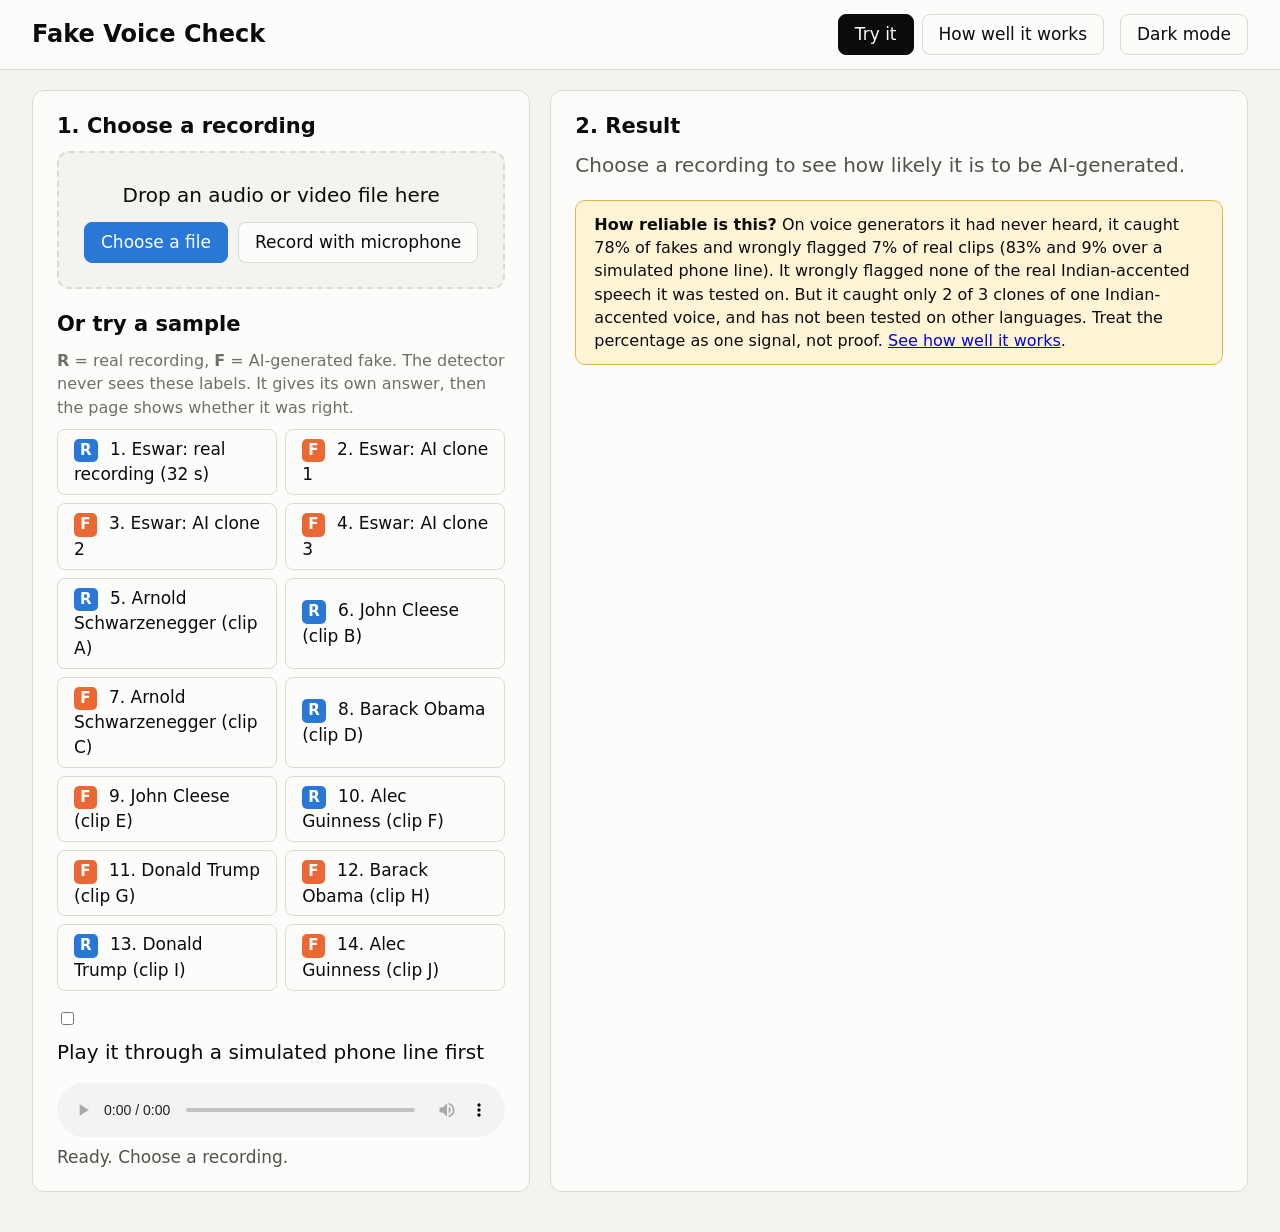
<file: docs/index.html>
<!doctype html>
<html lang="en-GB">
<head>
<meta charset="utf-8">
<meta name="viewport" content="width=device-width, initial-scale=1">
<title>Fake Voice Check</title>
<meta name="description" content="Play a recording and see how likely it is to be an AI-generated voice. Runs in your browser; nothing is uploaded.">
<link rel="stylesheet" href="assets/style.css">
</head>
<body>
<header class="top">
  <h1>Fake Voice Check</h1>
  <nav>
    <a href="index.html" aria-current="page">Try it</a>
    <a href="stats.html">How well it works</a>
    <button class="btn toggle" id="theme" aria-label="Switch between light and dark">Dark mode</button>
  </nav>
</header>
<main>
  <div class="grid cols-demo">
    <section class="card" aria-labelledby="h-in">
      <h2 id="h-in">1. Choose a recording</h2>
      <div class="drop" id="drop">
        <p style="margin:.2rem 0 .6rem">Drop an audio or video file here</p>
        <div class="row" style="justify-content:center">
          <button class="btn primary" id="pick">Choose a file</button>
          <button class="btn" id="rec">Record with microphone</button>
        </div>
        <input type="file" id="file" accept="audio/*,video/*" hidden>
      </div>
      <h2 style="margin-top:1rem">Or try a sample</h2>
      <p class="small" style="margin:0 0 .3rem"><b>R</b> = real recording, <b>F</b> = AI-generated fake. The detector never sees these labels. It gives its own answer, then the page shows whether it was right.</p>
      <div class="samples" id="samples"></div>
      <label class="row" style="margin-top:.9rem; gap:.5rem">
        <input type="checkbox" id="phone"> <span>Play it through a simulated phone line first</span>
      </label>
      <audio id="player" controls style="width:100%; margin-top:.8rem"></audio>
      <div class="status" id="status" role="status">Loading the detector…</div>
    </section>

    <section class="card" aria-labelledby="h-out">
      <h2 id="h-out">2. Result</h2>
      <div id="empty" class="muted">Choose a recording to see how likely it is to be AI-generated.</div>
      <div id="result" hidden>
        <div class="row" style="align-items:baseline; gap:1rem">
          <div class="verdict" id="verdict"></div>
          <div class="muted" id="verdict-sub"></div>
        </div>
        <div class="bar2" id="bar" aria-label="Share of AI-generated against human"></div>
        <div class="legend"><span><i style="background:var(--human)"></i>Human</span><span><i style="background:var(--ai)"></i>AI-generated</span></div>
        <h2 style="margin-top:.8rem">Across the recording</h2>
        <p class="small" style="margin:0 0 .3rem">Each bar is a 6-second slice. Taller means more likely AI-generated. Click a bar for details.</p>
        <div class="timeline" id="timeline"></div>
        <div id="truth" class="muted" style="margin-top:.7rem"></div>
      </div>
      <div class="note" style="margin-top:1rem" id="reliability"></div>
    </section>
  </div>
</main>
<div id="tip"></div>
<dialog id="dlg"><h3 id="dlg-t"></h3><div id="dlg-b"></div><div class="row" style="margin-top:1rem; justify-content:flex-end"><button class="btn" id="dlg-x">Close</button></div></dialog>
<script src="vendor/ort.wasm.min.js"></script>
<script src="assets/demo.js"></script>
</body>
</html>
</file>
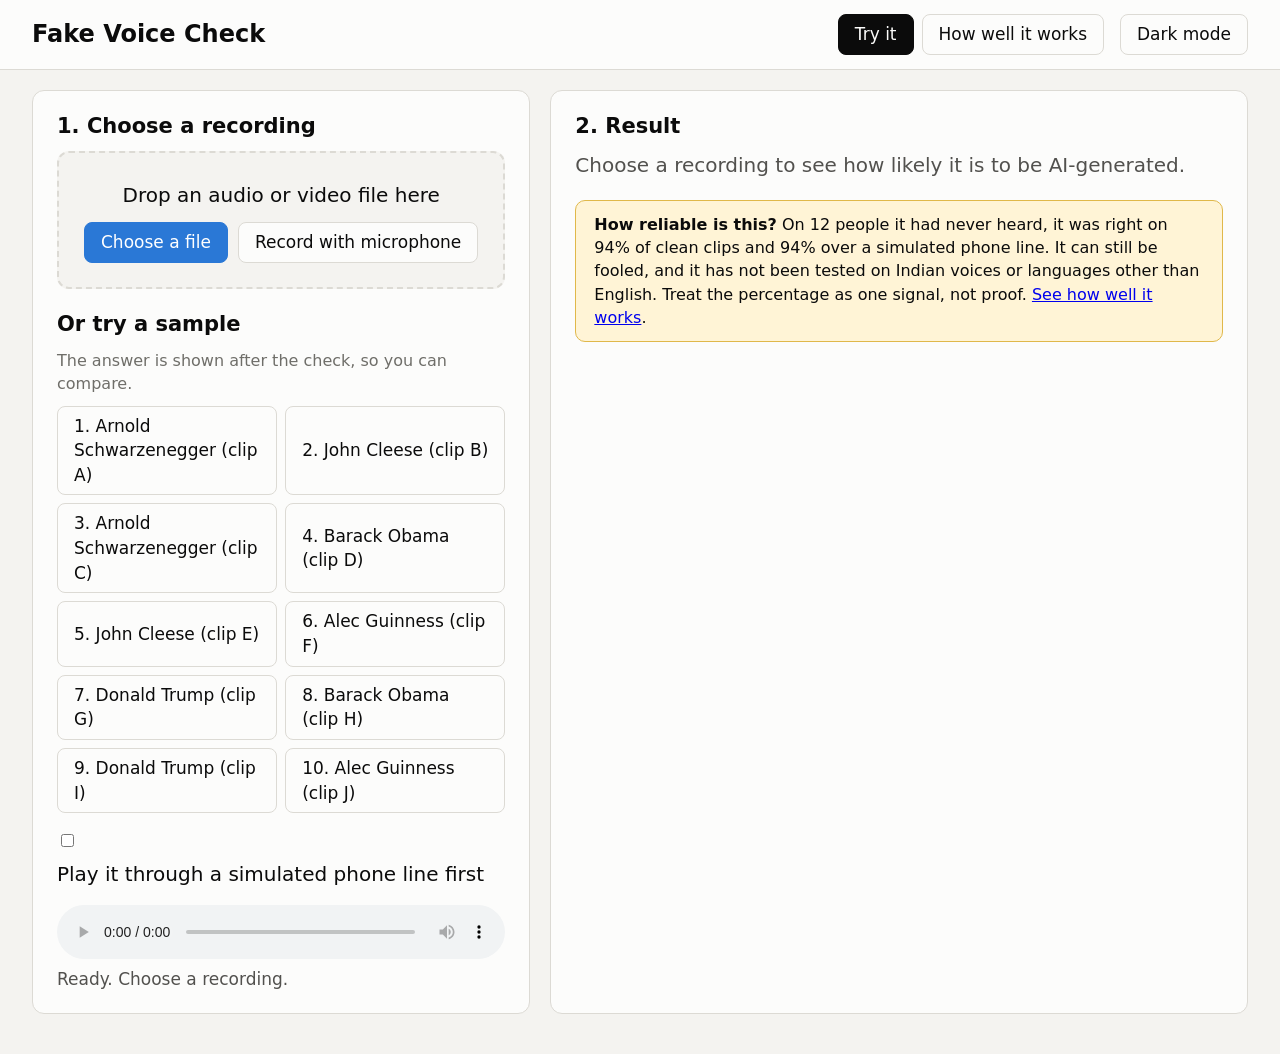
<file: site/index.html>
<!doctype html>
<html lang="en-GB">
<head>
<meta charset="utf-8">
<meta name="viewport" content="width=device-width, initial-scale=1">
<title>Fake Voice Check</title>
<meta name="description" content="Play a recording and see how likely it is to be an AI-generated voice. Runs in your browser; nothing is uploaded.">
<link rel="stylesheet" href="assets/style.css">
</head>
<body>
<header class="top">
  <h1>Fake Voice Check</h1>
  <nav>
    <a href="index.html" aria-current="page">Try it</a>
    <a href="stats.html">How well it works</a>
    <button class="btn toggle" id="theme" aria-label="Switch between light and dark">Dark mode</button>
  </nav>
</header>
<main>
  <div class="grid cols-demo">
    <section class="card" aria-labelledby="h-in">
      <h2 id="h-in">1. Choose a recording</h2>
      <div class="drop" id="drop">
        <p style="margin:.2rem 0 .6rem">Drop an audio or video file here</p>
        <div class="row" style="justify-content:center">
          <button class="btn primary" id="pick">Choose a file</button>
          <button class="btn" id="rec">Record with microphone</button>
        </div>
        <input type="file" id="file" accept="audio/*,video/*" hidden>
      </div>
      <h2 style="margin-top:1rem">Or try a sample</h2>
      <p class="small" style="margin:0 0 .3rem">The answer is shown after the check, so you can compare.</p>
      <div class="samples" id="samples"></div>
      <label class="row" style="margin-top:.9rem; gap:.5rem">
        <input type="checkbox" id="phone"> <span>Play it through a simulated phone line first</span>
      </label>
      <audio id="player" controls style="width:100%; margin-top:.8rem"></audio>
      <div class="status" id="status" role="status">Loading the detector…</div>
    </section>

    <section class="card" aria-labelledby="h-out">
      <h2 id="h-out">2. Result</h2>
      <div id="empty" class="muted">Choose a recording to see how likely it is to be AI-generated.</div>
      <div id="result" hidden>
        <div class="row" style="align-items:baseline; gap:1rem">
          <div class="verdict" id="verdict"></div>
          <div class="muted" id="verdict-sub"></div>
        </div>
        <div class="bar2" id="bar" aria-label="Share of AI-generated against human"></div>
        <div class="legend"><span><i style="background:var(--human)"></i>Human</span><span><i style="background:var(--ai)"></i>AI-generated</span></div>
        <h2 style="margin-top:.8rem">Across the recording</h2>
        <p class="small" style="margin:0 0 .3rem">Each bar is a 6-second slice. Taller means more likely AI-generated. Click a bar for details.</p>
        <div class="timeline" id="timeline"></div>
        <div id="truth" class="muted" style="margin-top:.7rem"></div>
      </div>
      <div class="note" style="margin-top:1rem" id="reliability"></div>
    </section>
  </div>
</main>
<div id="tip"></div>
<dialog id="dlg"><h3 id="dlg-t"></h3><div id="dlg-b"></div><div class="row" style="margin-top:1rem; justify-content:flex-end"><button class="btn" id="dlg-x">Close</button></div></dialog>
<script src="vendor/ort.wasm.min.js"></script>
<script src="assets/demo.js"></script>
</body>
</html>
</file>
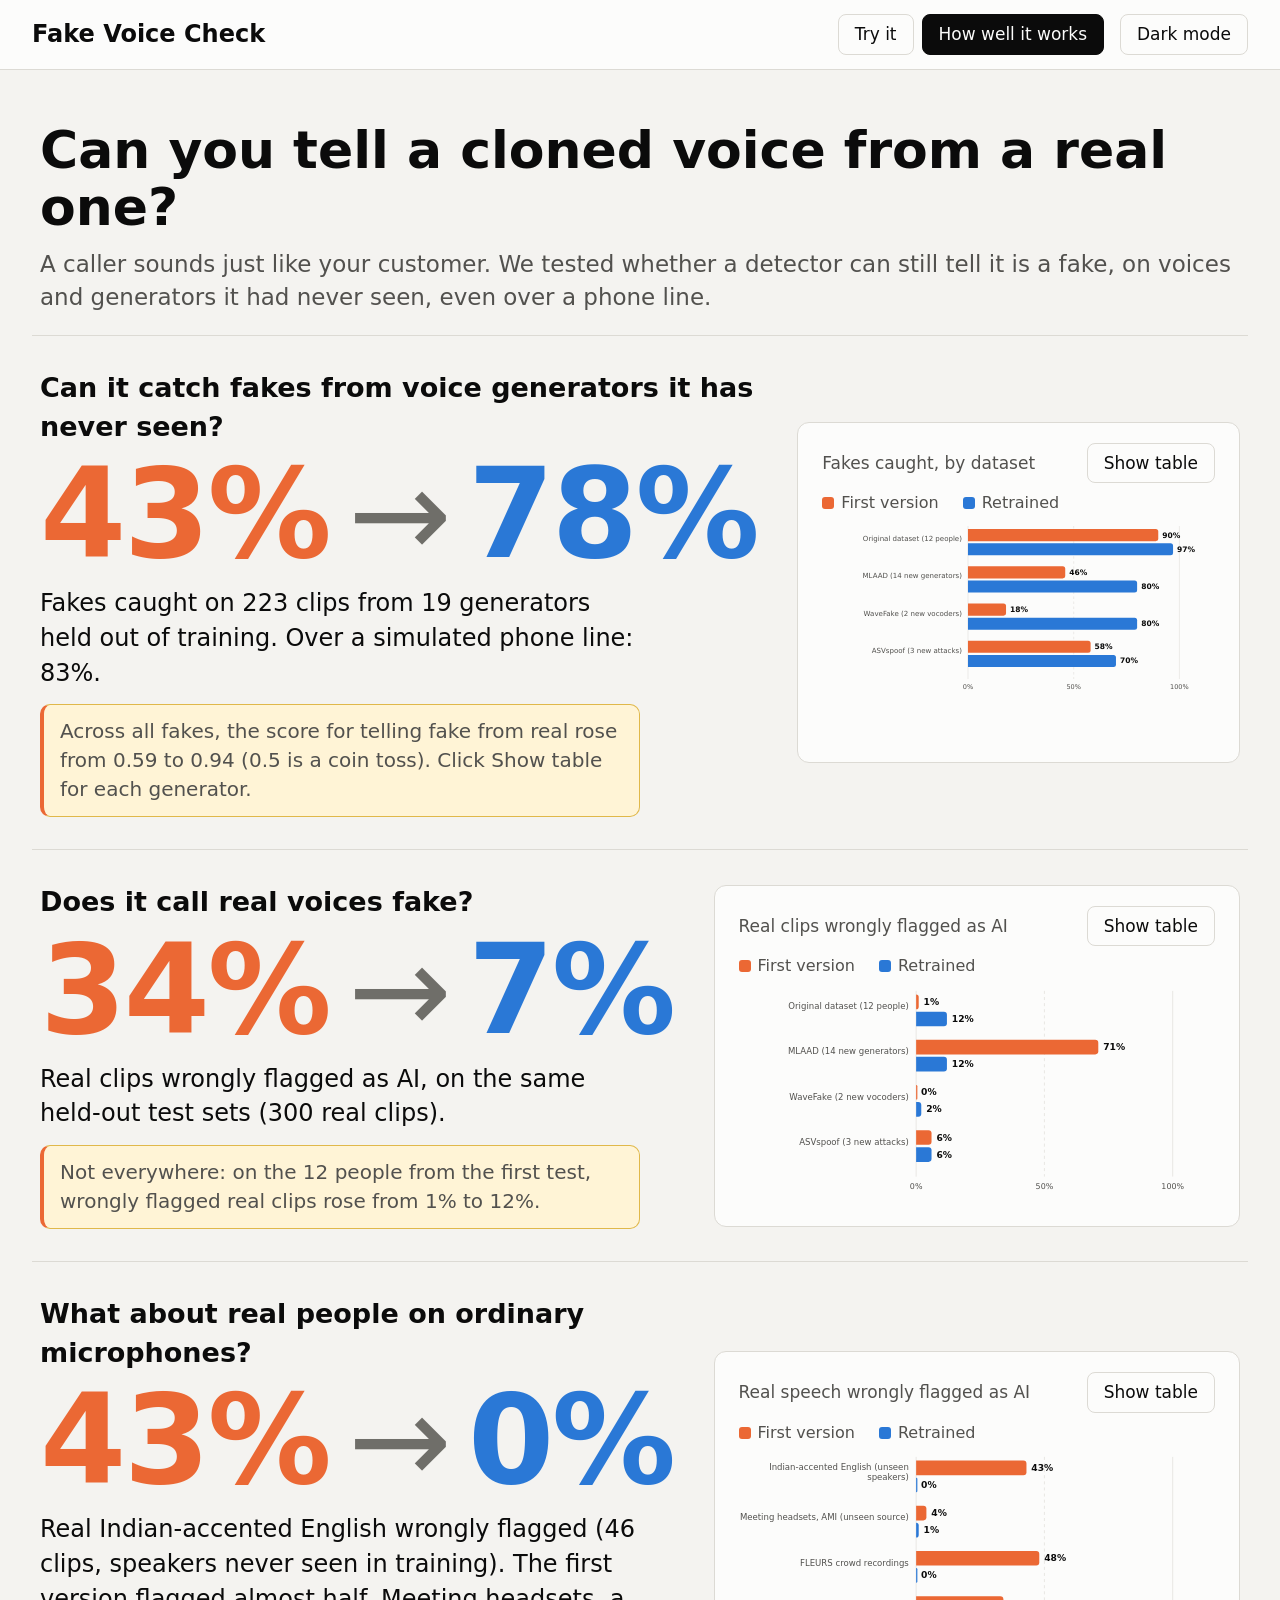
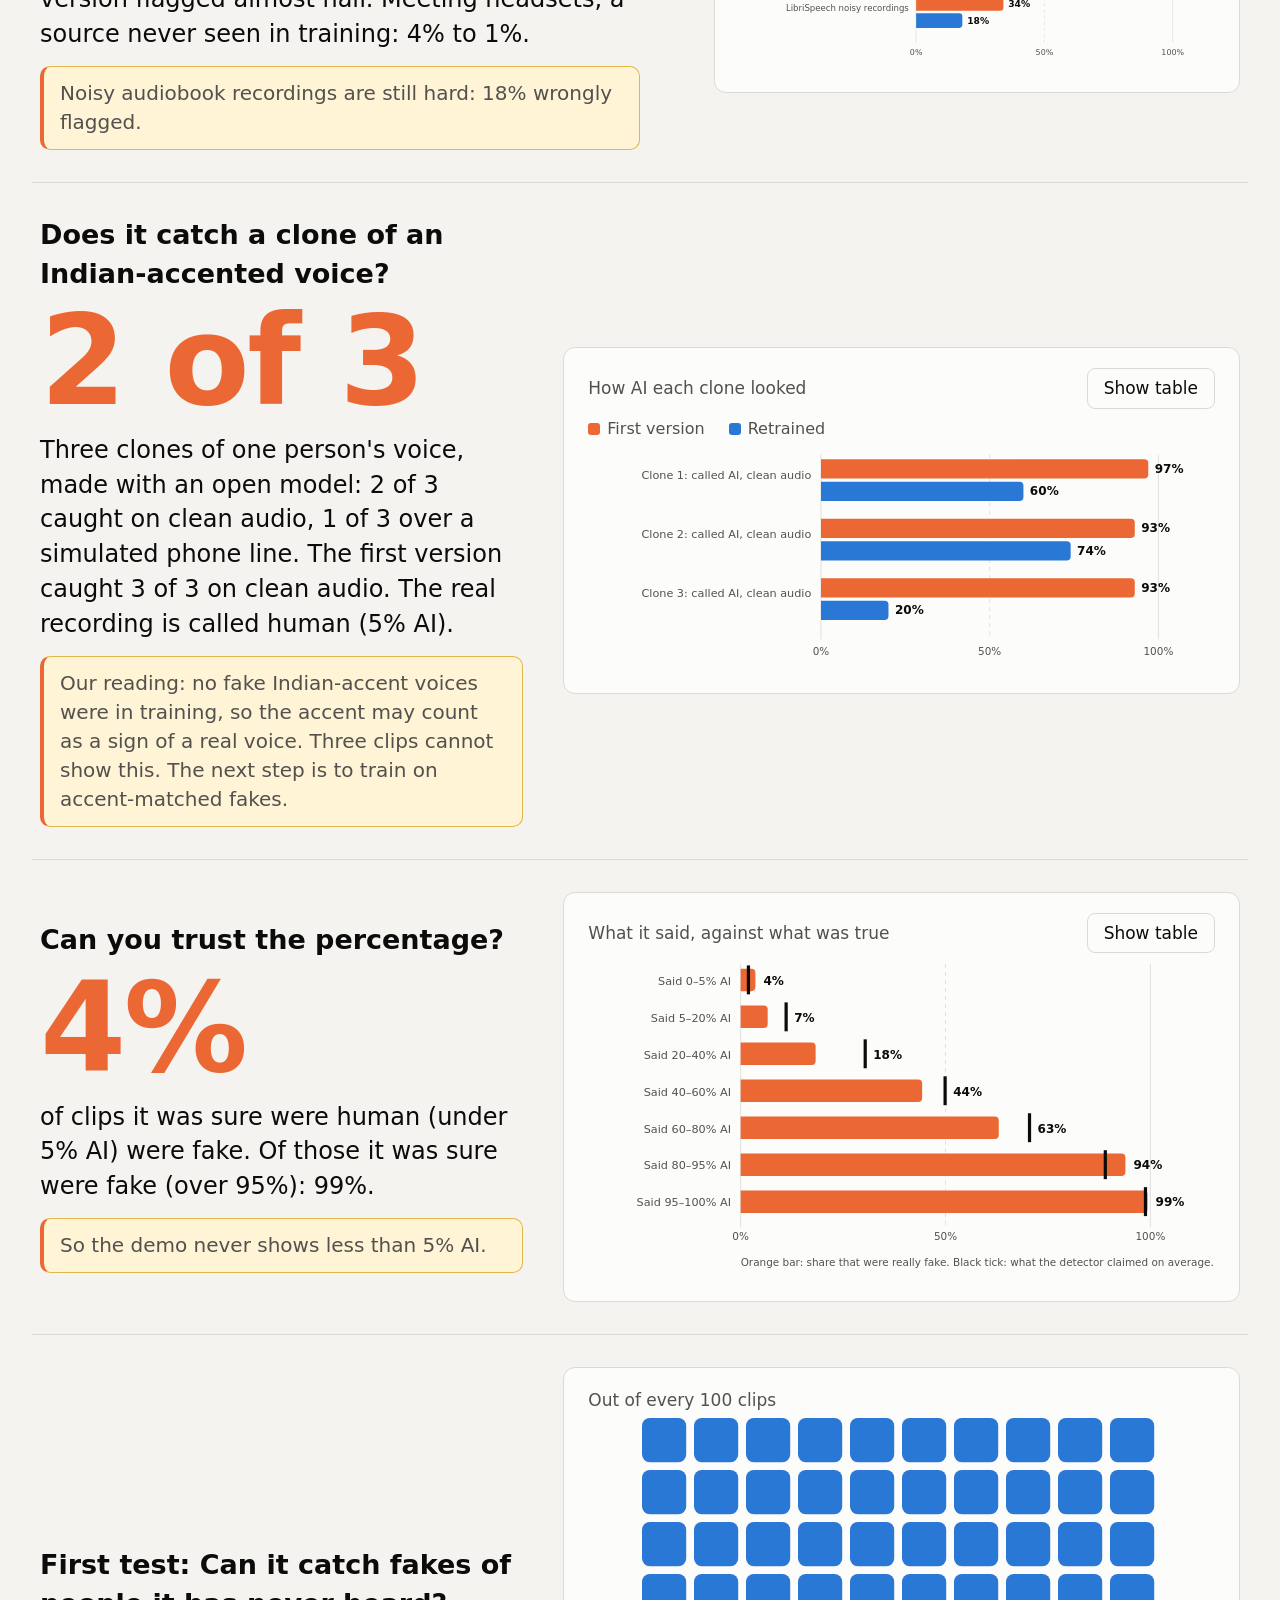
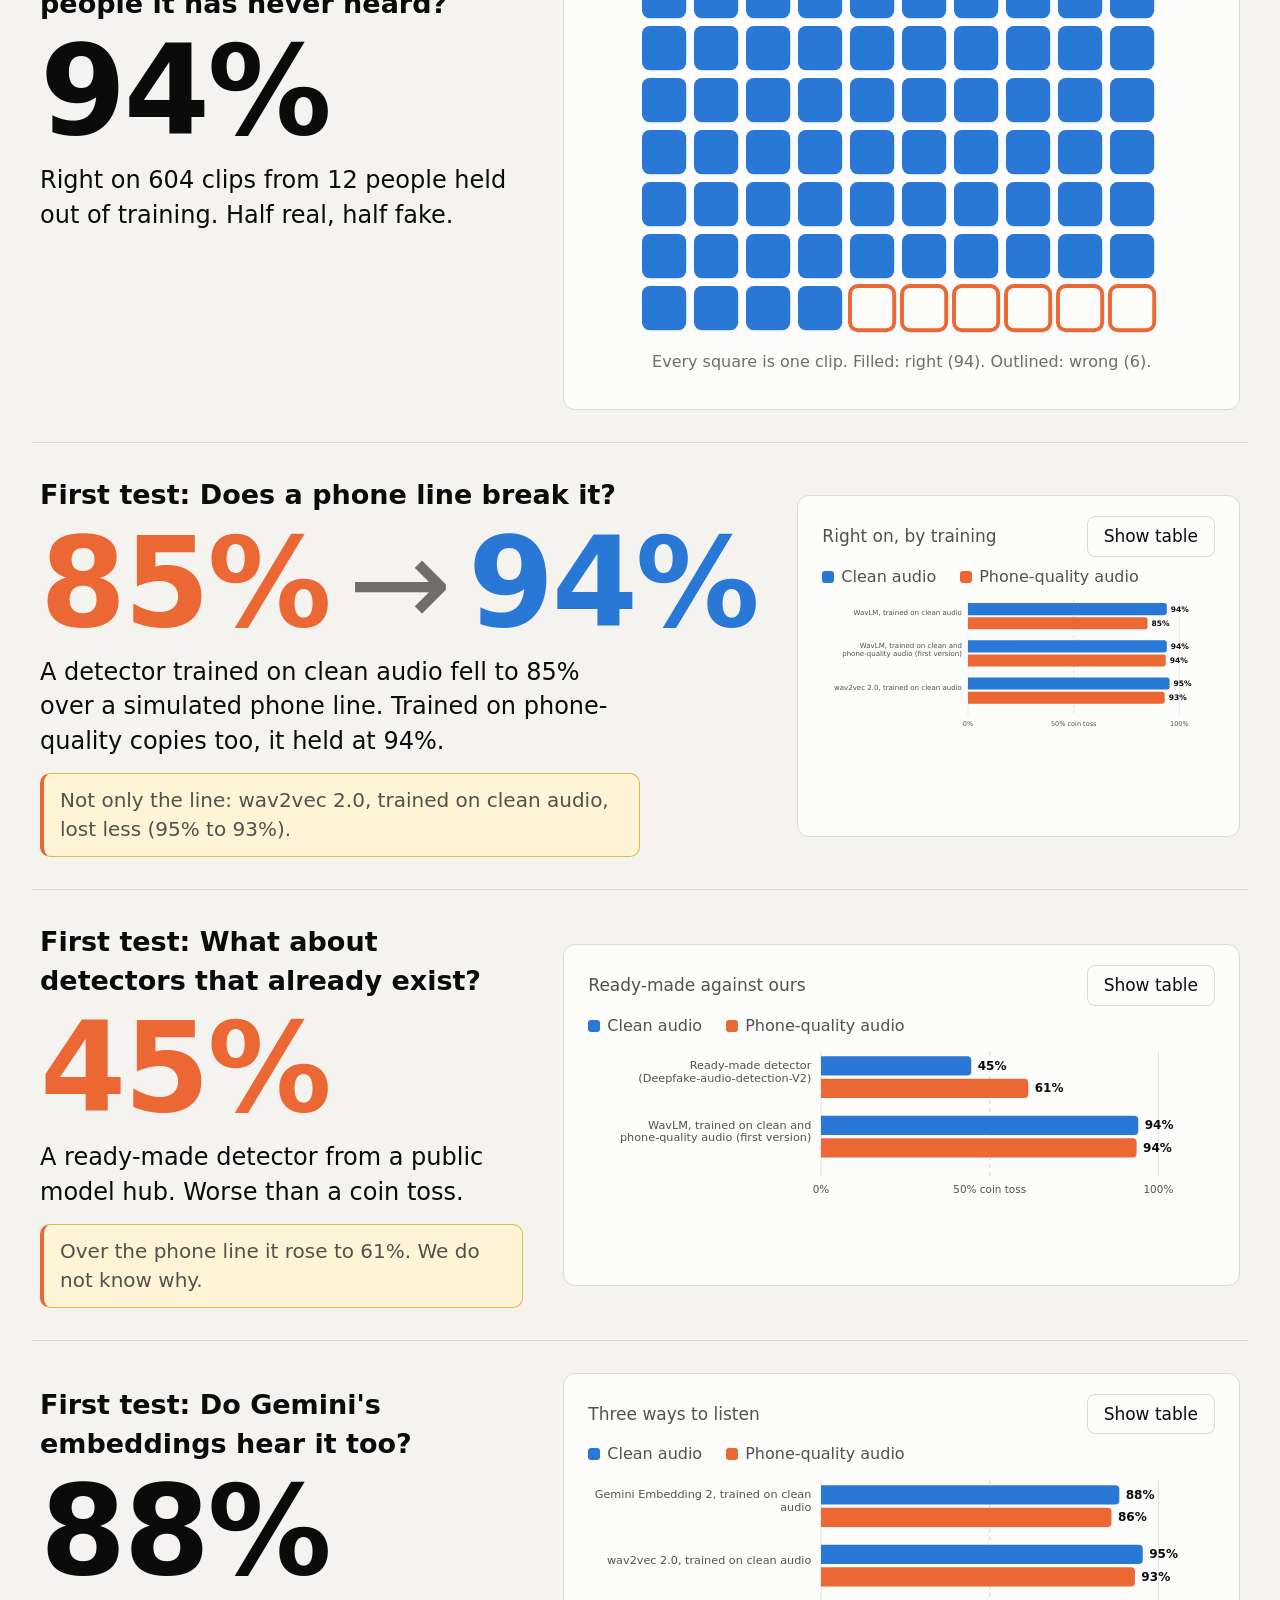
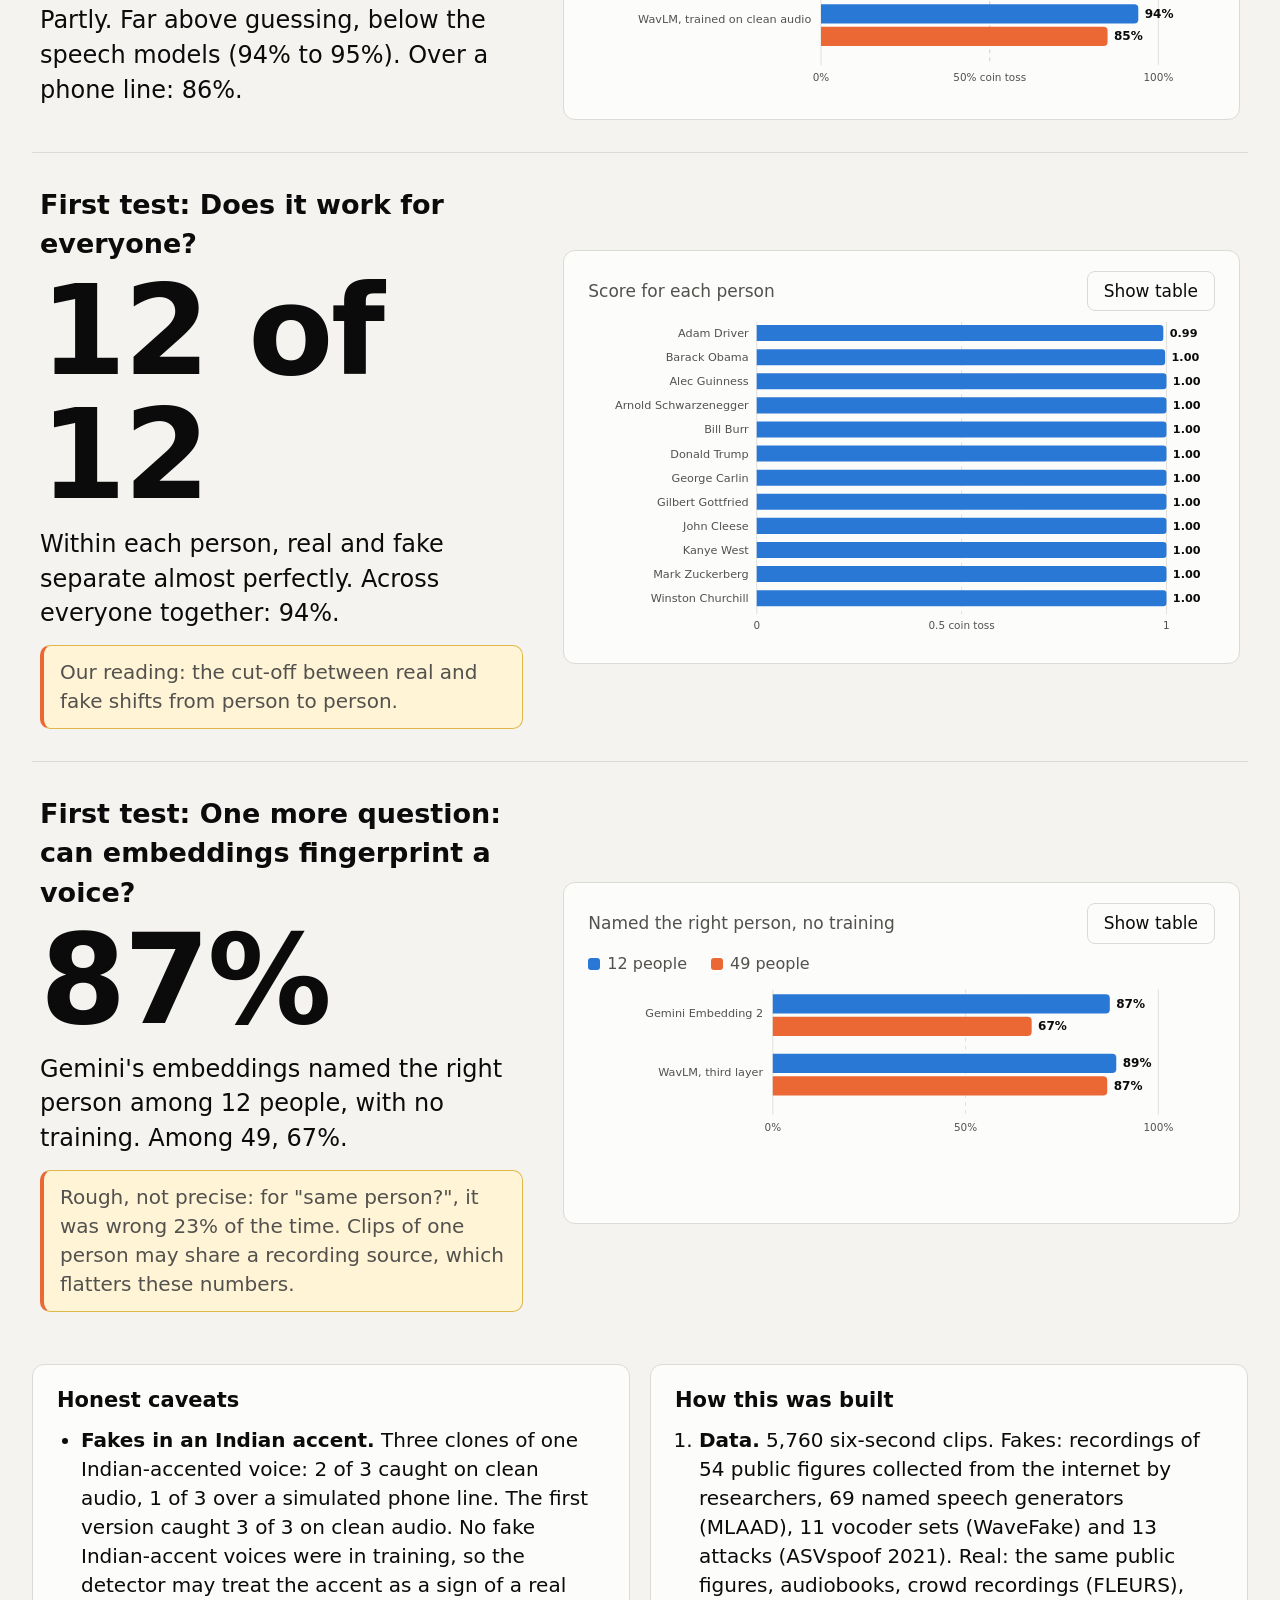
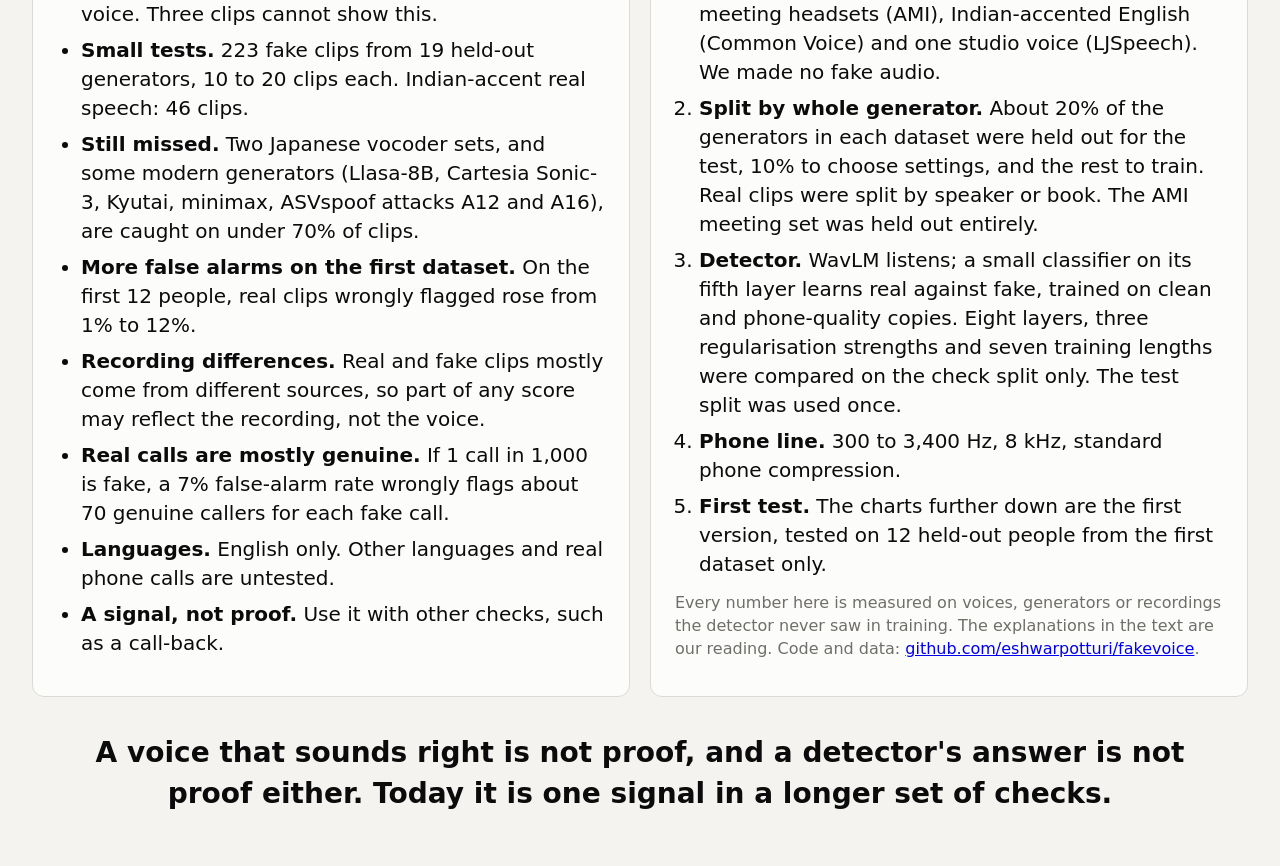
<file: docs/stats.html>
<!doctype html>
<html lang="en-GB">
<head>
<meta charset="utf-8">
<meta name="viewport" content="width=device-width, initial-scale=1">
<title>Fake Voice Check: how well it works</title>
<meta name="description" content="Can a detector tell a cloned voice from a real one? Results on voices and voice generators it had never seen, with clean and phone-quality audio.">
<link rel="stylesheet" href="assets/style.css">
</head>
<body>
<header class="top">
  <h1>Fake Voice Check</h1>
  <nav>
    <a href="index.html">Try it</a>
    <a href="stats.html" aria-current="page">How well it works</a>
    <button class="btn toggle" id="theme" aria-label="Switch between light and dark">Dark mode</button>
  </nav>
</header>
<main class="story2">
  <section class="hook">
    <h2 id="headline"></h2>
    <p id="subhead"></p>
  </section>
  <div id="chapters"></div>
  <section class="grid cols-2 endcards">
    <div class="card"><h2>Honest caveats</h2><div id="caveats"></div></div>
    <div class="card"><h2>How this was built</h2><div id="method"></div>
      <p class="small" style="margin-top:.6rem">Every number here is measured on voices, generators or recordings the detector never saw in training. The explanations in the text are our reading. Code and data: <a href="https://github.com/eshwarpotturi/fakevoice">github.com/eshwarpotturi/fakevoice</a>.</p></div>
  </section>
  <p class="closing" id="closing"></p>
</main>
<div id="tip"></div>
<dialog id="dlg"><h3 id="dlg-t"></h3><div id="dlg-b"></div><div class="row" style="margin-top:1rem; justify-content:flex-end"><button class="btn" id="dlg-x">Close</button></div></dialog>
<script src="assets/stats.js"></script>
</body>
</html>
</file>
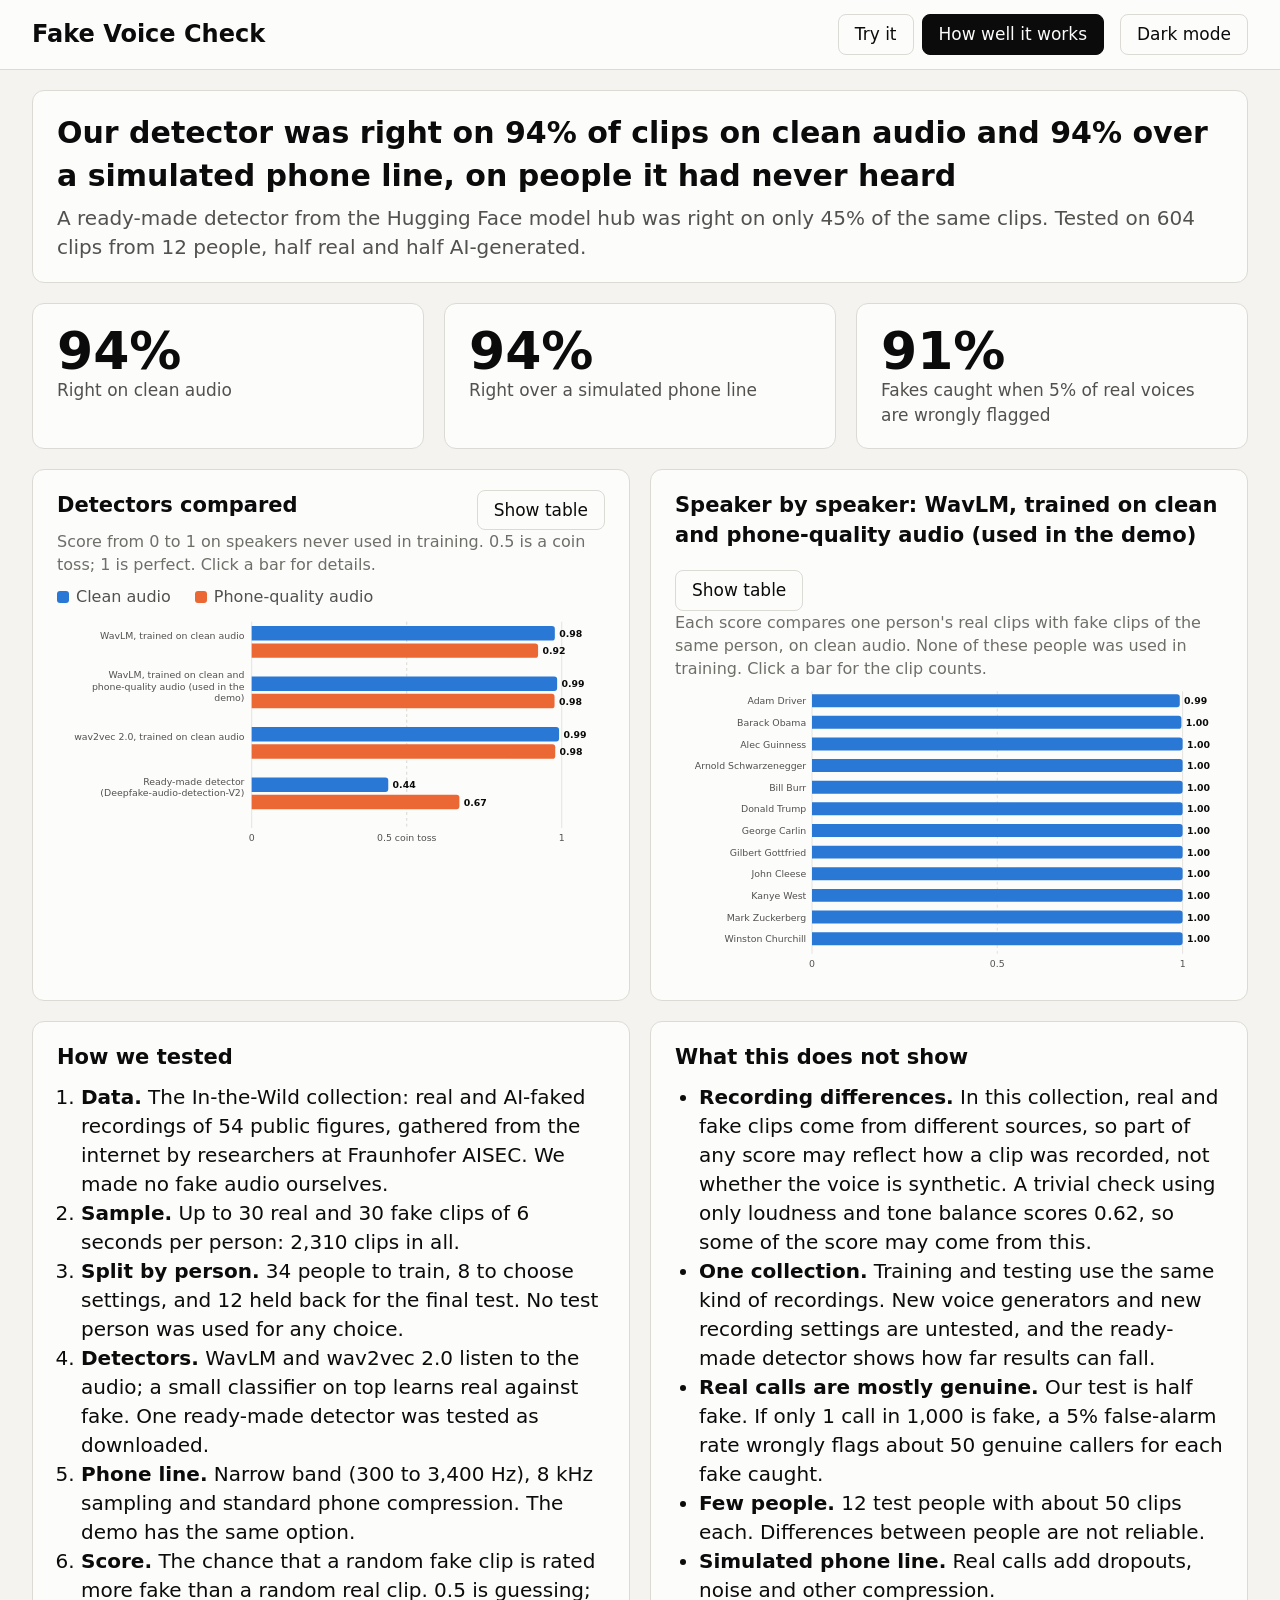
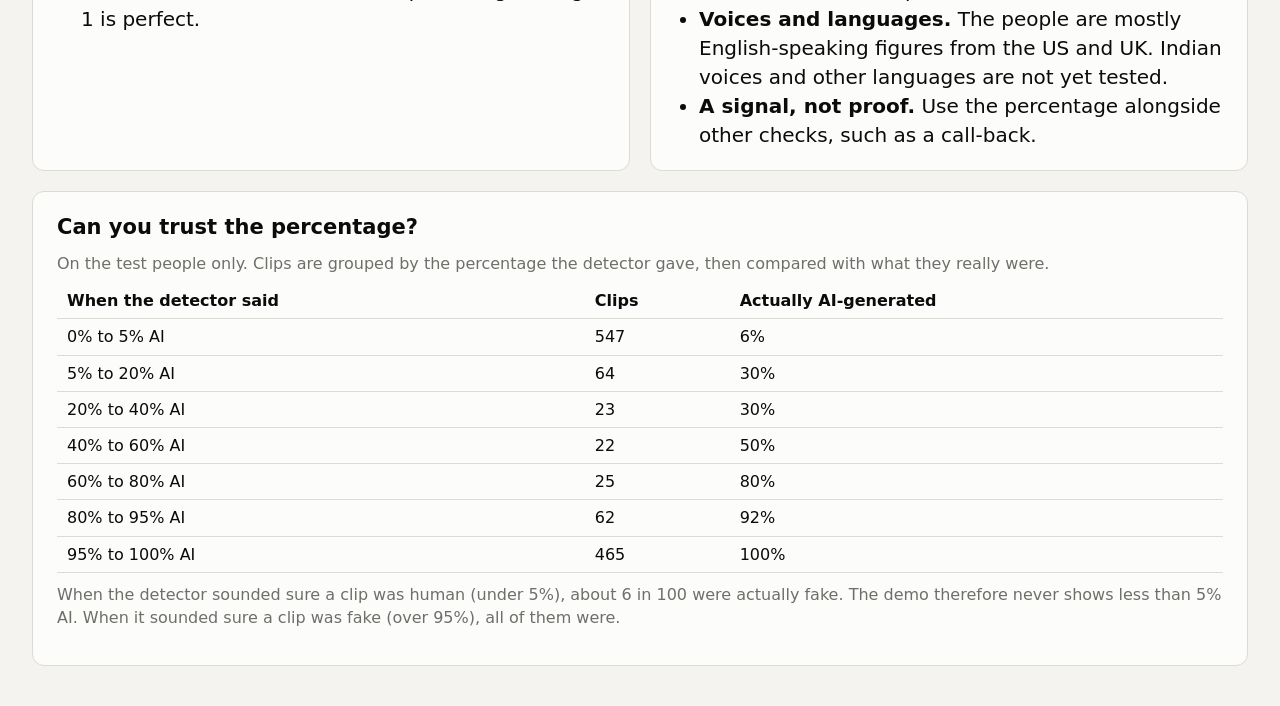
<file: site/stats.html>
<!doctype html>
<html lang="en-GB">
<head>
<meta charset="utf-8">
<meta name="viewport" content="width=device-width, initial-scale=1">
<title>Fake Voice Check: how well it works</title>
<meta name="description" content="Test results for detecting AI-generated voices, on speakers the detectors had never heard, with clean and phone-quality audio.">
<link rel="stylesheet" href="assets/style.css">
</head>
<body>
<header class="top">
  <h1>Fake Voice Check</h1>
  <nav>
    <a href="index.html">Try it</a>
    <a href="stats.html" aria-current="page">How well it works</a>
    <button class="btn toggle" id="theme" aria-label="Switch between light and dark">Dark mode</button>
  </nav>
</header>
<main>
  <div class="card" style="margin-bottom:1rem">
    <h2 id="headline" style="font-size:1.5rem; margin:0"></h2>
    <p class="muted" id="subhead" style="margin:.3rem 0 0"></p>
  </div>
  <div class="grid cols-3" id="tiles" style="margin-bottom:1rem"></div>
  <div class="grid cols-2">
    <section class="card">
      <div class="row" style="justify-content:space-between"><h2>Detectors compared</h2><button class="btn" id="t1">Show table</button></div>
      <p class="small" style="margin:0 0 .3rem">Score from 0 to 1 on speakers never used in training. 0.5 is a coin toss; 1 is perfect. Click a bar for details.</p>
      <div class="legend"><span><i style="background:var(--series-1)"></i>Clean audio</span><span><i style="background:var(--series-2)"></i>Phone-quality audio</span></div>
      <div id="chart1"></div>
    </section>
    <section class="card">
      <div class="row" style="justify-content:space-between"><h2 id="h-spk">Speaker by speaker</h2><button class="btn" id="t2">Show table</button></div>
      <p class="small" style="margin:0 0 .3rem" id="spk-sub"></p>
      <div id="chart2"></div>
    </section>
  </div>
  <div class="grid cols-2" style="margin-top:1rem">
    <section class="card"><h2>How we tested</h2><div id="method"></div></section>
    <section class="card"><h2>What this does not show</h2><div id="caveats"></div></section>
  </div>
  <section class="card" style="margin-top:1rem"><h2>Can you trust the percentage?</h2><p class="small" style="margin:0 0 .4rem" id="cal-sub"></p><div id="cal"></div></section>
</main>
<div id="tip"></div>
<dialog id="dlg"><h3 id="dlg-t"></h3><div id="dlg-b"></div><div class="row" style="margin-top:1rem; justify-content:flex-end"><button class="btn" id="dlg-x">Close</button></div></dialog>
<script src="assets/stats.js"></script>
</body>
</html>
</file>
<file: docs/assets/style.css>
/* Built for a monitor: large text, little white space. Light by default, dark on request. */
:root {
  color-scheme: light;
  --surface-0: #f4f3f0;
  --surface-1: #fcfcfb;
  --line: #dcdad4;
  --text-primary: #0b0b0b;
  --text-secondary: #52514e;
  --text-muted: #6f6e69;
  --series-1: #2a78d6;   /* clean audio */
  --series-2: #eb6834;   /* phone-quality audio */
  --human: #2a78d6;
  --ai: #eb6834;
  --good: #006300;
  --warn-bg: #fff4d6;
  --warn-line: #e0b84a;
}
:root[data-theme="dark"] {
  color-scheme: dark;
  --surface-0: #121211;
  --surface-1: #1a1a19;
  --line: #3a3a37;
  --text-primary: #f0efec;
  --text-secondary: #c3c2b7;
  --text-muted: #a3a29a;
  --series-1: #3987e5;
  --series-2: #d95926;
  --human: #3987e5;
  --ai: #d95926;
  --good: #5fd35f;
  --warn-bg: #3a3320;
  --warn-line: #8a7430;
}
* { box-sizing: border-box; }
html { font-size: 20px; }
body {
  margin: 0; background: var(--surface-0); color: var(--text-primary);
  font-family: system-ui, -apple-system, "Segoe UI", Roboto, sans-serif; line-height: 1.45;
}
header.top {
  display: flex; align-items: center; gap: 1.2rem; padding: .7rem 1.6rem;
  background: var(--surface-1); border-bottom: 1px solid var(--line);
}
header.top h1 { font-size: 1.2rem; margin: 0; font-weight: 650; }
header.top nav { display: flex; gap: .4rem; margin-left: auto; }
header.top a, button.btn {
  font: inherit; font-size: .85rem; color: var(--text-primary); text-decoration: none;
  padding: .35rem .8rem; border: 1px solid var(--line); border-radius: 8px;
  background: var(--surface-1); cursor: pointer;
}
header.top a[aria-current="page"] { background: var(--text-primary); color: var(--surface-1); border-color: var(--text-primary); }
button.btn.primary { background: var(--series-1); color: #fff; border-color: var(--series-1); }
button.btn:disabled { opacity: .5; cursor: not-allowed; }
main { padding: 1rem 1.6rem 2rem; max-width: 1700px; margin: 0 auto; }
.grid { display: grid; gap: 1rem; }
.cols-2 { grid-template-columns: 1fr 1fr; }
.cols-3 { grid-template-columns: repeat(3, 1fr); }
.cols-demo { grid-template-columns: 5fr 7fr; }
.card { background: var(--surface-1); border: 1px solid var(--line); border-radius: 12px; padding: 1rem 1.2rem; }
.card h2 { font-size: 1.05rem; margin: 0 0 .5rem; }
.muted { color: var(--text-secondary); }
.small { font-size: .8rem; color: var(--text-muted); }
.tile { cursor: pointer; transition: border-color .15s; }
.tile:hover, .tile:focus-visible { border-color: var(--text-secondary); outline: none; }
.tile .big { font-size: 2.6rem; font-weight: 700; line-height: 1.05; font-variant-numeric: tabular-nums; }
.tile .label { font-size: .85rem; color: var(--text-secondary); }
/* demo */
.drop { border: 2px dashed var(--line); border-radius: 12px; padding: 1.2rem; text-align: center; background: var(--surface-0); }
.drop.over { border-color: var(--series-1); }
.row { display: flex; gap: .5rem; flex-wrap: wrap; align-items: center; }
.samples { display: grid; grid-template-columns: 1fr 1fr; gap: .4rem; margin-top: .5rem; }
.samples button { text-align: left; }
.verdict { font-size: 3.2rem; font-weight: 750; line-height: 1; }
.verdict.ai { color: var(--ai); } .verdict.human { color: var(--human); }
.bar2 { display: flex; height: 38px; border-radius: 8px; overflow: hidden; gap: 2px; margin: .6rem 0; }
.bar2 div { display: flex; align-items: center; padding: 0 .6rem; color: #fff; font-weight: 650; font-size: .9rem; min-width: 0; white-space: nowrap; overflow: hidden; }
.bar2 .h { background: var(--human); } .bar2 .a { background: var(--ai); }
.timeline { display: flex; align-items: flex-end; gap: 4px; height: 120px; border-bottom: 1px solid var(--line); padding-top: 4px; }
.timeline .w { flex: 1; min-width: 6px; max-width: 70px; border-radius: 4px 4px 0 0; background: var(--ai); cursor: pointer; position: relative; }
.timeline .w:hover { filter: brightness(1.1); }
.legend { display: flex; gap: 1.2rem; font-size: .8rem; color: var(--text-secondary); margin: .4rem 0; }
.legend i { display: inline-block; width: 12px; height: 12px; border-radius: 3px; margin-right: .35rem; vertical-align: -1px; }
.note { background: var(--warn-bg); border: 1px solid var(--warn-line); border-radius: 10px; padding: .6rem .9rem; font-size: .8rem; }
.status { min-height: 1.3rem; font-size: .85rem; color: var(--text-secondary); }
/* charts */
svg text { fill: var(--text-secondary); font-size: 13px; }
svg .val { fill: var(--text-primary); font-weight: 600; }
.bar-hit { cursor: pointer; }
table.data { border-collapse: collapse; width: 100%; font-size: .8rem; font-variant-numeric: tabular-nums; }
table.data th, table.data td { text-align: left; padding: .3rem .5rem; border-bottom: 1px solid var(--line); }
#tip { position: fixed; pointer-events: none; background: var(--text-primary); color: var(--surface-1); padding: .35rem .6rem; border-radius: 6px; font-size: .78rem; display: none; z-index: 20; max-width: 320px; }
dialog { border: 1px solid var(--line); border-radius: 12px; background: var(--surface-1); color: var(--text-primary); max-width: 640px; padding: 1.2rem 1.4rem; }
dialog::backdrop { background: rgba(0,0,0,.45); }
dialog h3 { margin: 0 0 .5rem; }
.toggle { margin-left: .4rem; }

.rf { display: inline-block; min-width: 1.5em; text-align: center; font-weight: 700; font-size: .75rem; border-radius: 5px; padding: .05rem .3rem; margin-right: .35rem; color: #fff; }
.rf.r { background: var(--human); } .rf.f { background: var(--ai); }

.story2 { max-width: 1760px; }
.hook { padding: 1.6rem .4rem 1rem; }
.hook h2 { font-size: 2.6rem; line-height: 1.1; margin: 0; }
.hook p { font-size: 1.15rem; color: var(--text-secondary); max-width: 62rem; margin: .6rem 0 0; }
.chapter { display: grid; grid-template-columns: 5fr 7fr; gap: 2rem; align-items: center; padding: 1.6rem .4rem; border-top: 1px solid var(--line); }
.chapter .q { font-size: 1.35rem; margin: 0 0 .2rem; }
.chapter .hero { font-size: 6.2rem; font-weight: 800; line-height: 1; font-variant-numeric: tabular-nums; letter-spacing: -.02em; margin: .3rem 0 .5rem; }
.chapter .hero .from { color: var(--series-2); } .chapter .hero .arrow { color: var(--text-muted); font-weight: 400; margin: 0 .15em; } .chapter .hero .to { color: var(--series-1); }
.chapter .hero.bad { color: var(--series-2); } .chapter .hero.good { color: var(--series-1); }
.chapter .cap { font-size: 1.2rem; margin: 0; max-width: 30rem; }
.chapter .note { margin: .7rem 0 0; padding-left: .8rem; border-left: 4px solid var(--series-2); font-size: 1rem; color: var(--text-secondary); max-width: 30rem; }
.chapter .viz { min-height: 220px; }
.vizhead { display: flex; justify-content: space-between; align-items: center; margin-bottom: .3rem; }
.vizhead span { font-size: .85rem; color: var(--text-secondary); }
.endcards { margin-top: 1rem; }
.endcards ul, .endcards ol { margin: 0; padding-left: 1.2rem; } .endcards li { margin-bottom: .35rem; }
.closing { font-size: 1.4rem; font-weight: 650; text-align: center; padding: 1.8rem 1rem .6rem; max-width: 60rem; margin: 0 auto; }
</file>
<file: site/assets/style.css>
/* Built for a monitor: large text, little white space. Light by default, dark on request. */
:root {
  color-scheme: light;
  --surface-0: #f4f3f0;
  --surface-1: #fcfcfb;
  --line: #dcdad4;
  --text-primary: #0b0b0b;
  --text-secondary: #52514e;
  --text-muted: #6f6e69;
  --series-1: #2a78d6;   /* clean audio */
  --series-2: #eb6834;   /* phone-quality audio */
  --human: #2a78d6;
  --ai: #eb6834;
  --good: #006300;
  --warn-bg: #fff4d6;
  --warn-line: #e0b84a;
}
:root[data-theme="dark"] {
  color-scheme: dark;
  --surface-0: #121211;
  --surface-1: #1a1a19;
  --line: #3a3a37;
  --text-primary: #f0efec;
  --text-secondary: #c3c2b7;
  --text-muted: #a3a29a;
  --series-1: #3987e5;
  --series-2: #d95926;
  --human: #3987e5;
  --ai: #d95926;
  --good: #5fd35f;
  --warn-bg: #3a3320;
  --warn-line: #8a7430;
}
* { box-sizing: border-box; }
html { font-size: 20px; }
body {
  margin: 0; background: var(--surface-0); color: var(--text-primary);
  font-family: system-ui, -apple-system, "Segoe UI", Roboto, sans-serif; line-height: 1.45;
}
header.top {
  display: flex; align-items: center; gap: 1.2rem; padding: .7rem 1.6rem;
  background: var(--surface-1); border-bottom: 1px solid var(--line);
}
header.top h1 { font-size: 1.2rem; margin: 0; font-weight: 650; }
header.top nav { display: flex; gap: .4rem; margin-left: auto; }
header.top a, button.btn {
  font: inherit; font-size: .85rem; color: var(--text-primary); text-decoration: none;
  padding: .35rem .8rem; border: 1px solid var(--line); border-radius: 8px;
  background: var(--surface-1); cursor: pointer;
}
header.top a[aria-current="page"] { background: var(--text-primary); color: var(--surface-1); border-color: var(--text-primary); }
button.btn.primary { background: var(--series-1); color: #fff; border-color: var(--series-1); }
button.btn:disabled { opacity: .5; cursor: not-allowed; }
main { padding: 1rem 1.6rem 2rem; max-width: 1700px; margin: 0 auto; }
.grid { display: grid; gap: 1rem; }
.cols-2 { grid-template-columns: 1fr 1fr; }
.cols-3 { grid-template-columns: repeat(3, 1fr); }
.cols-demo { grid-template-columns: 5fr 7fr; }
.card { background: var(--surface-1); border: 1px solid var(--line); border-radius: 12px; padding: 1rem 1.2rem; }
.card h2 { font-size: 1.05rem; margin: 0 0 .5rem; }
.muted { color: var(--text-secondary); }
.small { font-size: .8rem; color: var(--text-muted); }
.tile { cursor: pointer; transition: border-color .15s; }
.tile:hover, .tile:focus-visible { border-color: var(--text-secondary); outline: none; }
.tile .big { font-size: 2.6rem; font-weight: 700; line-height: 1.05; font-variant-numeric: tabular-nums; }
.tile .label { font-size: .85rem; color: var(--text-secondary); }
/* demo */
.drop { border: 2px dashed var(--line); border-radius: 12px; padding: 1.2rem; text-align: center; background: var(--surface-0); }
.drop.over { border-color: var(--series-1); }
.row { display: flex; gap: .5rem; flex-wrap: wrap; align-items: center; }
.samples { display: grid; grid-template-columns: 1fr 1fr; gap: .4rem; margin-top: .5rem; }
.samples button { text-align: left; }
.verdict { font-size: 3.2rem; font-weight: 750; line-height: 1; }
.verdict.ai { color: var(--ai); } .verdict.human { color: var(--human); }
.bar2 { display: flex; height: 38px; border-radius: 8px; overflow: hidden; gap: 2px; margin: .6rem 0; }
.bar2 div { display: flex; align-items: center; padding: 0 .6rem; color: #fff; font-weight: 650; font-size: .9rem; min-width: 0; white-space: nowrap; overflow: hidden; }
.bar2 .h { background: var(--human); } .bar2 .a { background: var(--ai); }
.timeline { display: flex; align-items: flex-end; gap: 4px; height: 120px; border-bottom: 1px solid var(--line); padding-top: 4px; }
.timeline .w { flex: 1; min-width: 6px; max-width: 70px; border-radius: 4px 4px 0 0; background: var(--ai); cursor: pointer; position: relative; }
.timeline .w:hover { filter: brightness(1.1); }
.legend { display: flex; gap: 1.2rem; font-size: .8rem; color: var(--text-secondary); margin: .4rem 0; }
.legend i { display: inline-block; width: 12px; height: 12px; border-radius: 3px; margin-right: .35rem; vertical-align: -1px; }
.note { background: var(--warn-bg); border: 1px solid var(--warn-line); border-radius: 10px; padding: .6rem .9rem; font-size: .8rem; }
.status { min-height: 1.3rem; font-size: .85rem; color: var(--text-secondary); }
/* charts */
svg text { fill: var(--text-secondary); font-size: 13px; }
svg .val { fill: var(--text-primary); font-weight: 600; }
.bar-hit { cursor: pointer; }
table.data { border-collapse: collapse; width: 100%; font-size: .8rem; font-variant-numeric: tabular-nums; }
table.data th, table.data td { text-align: left; padding: .3rem .5rem; border-bottom: 1px solid var(--line); }
#tip { position: fixed; pointer-events: none; background: var(--text-primary); color: var(--surface-1); padding: .35rem .6rem; border-radius: 6px; font-size: .78rem; display: none; z-index: 20; max-width: 320px; }
dialog { border: 1px solid var(--line); border-radius: 12px; background: var(--surface-1); color: var(--text-primary); max-width: 640px; padding: 1.2rem 1.4rem; }
dialog::backdrop { background: rgba(0,0,0,.45); }
dialog h3 { margin: 0 0 .5rem; }
.toggle { margin-left: .4rem; }
</file>
